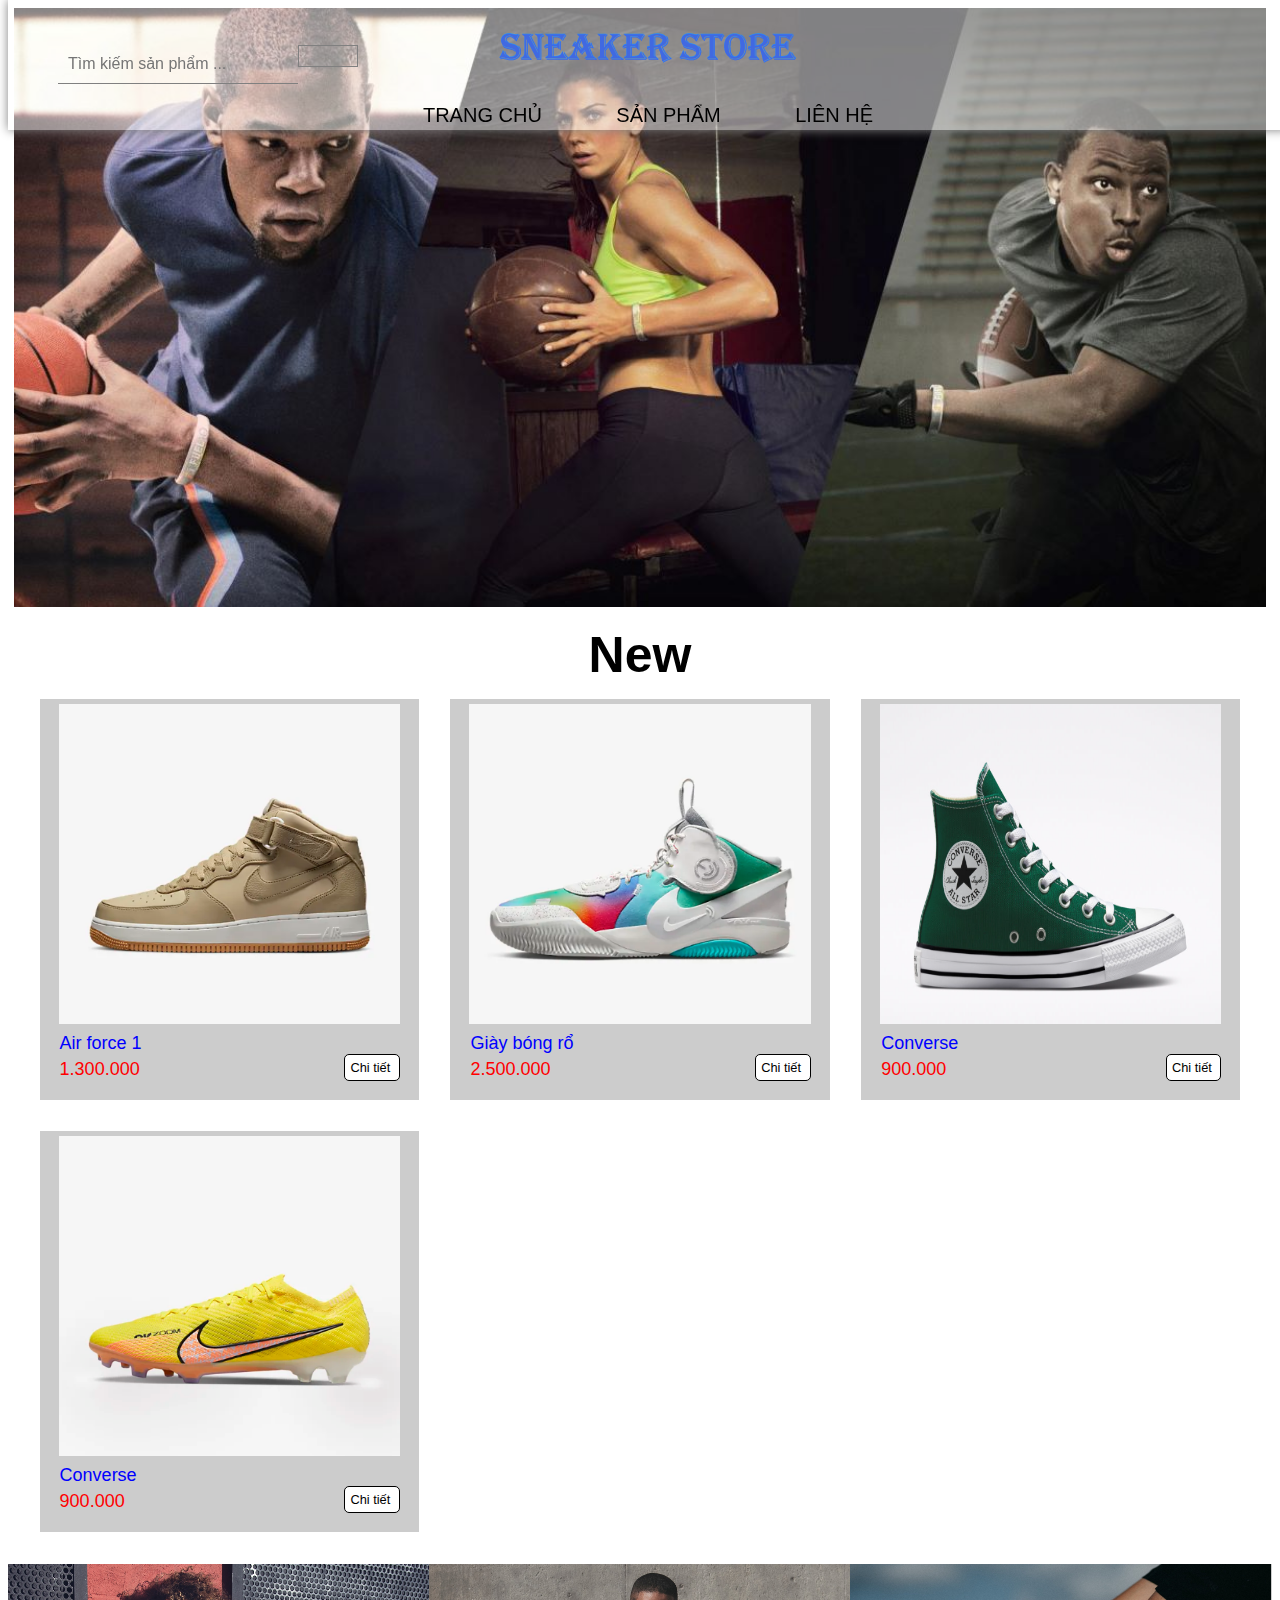
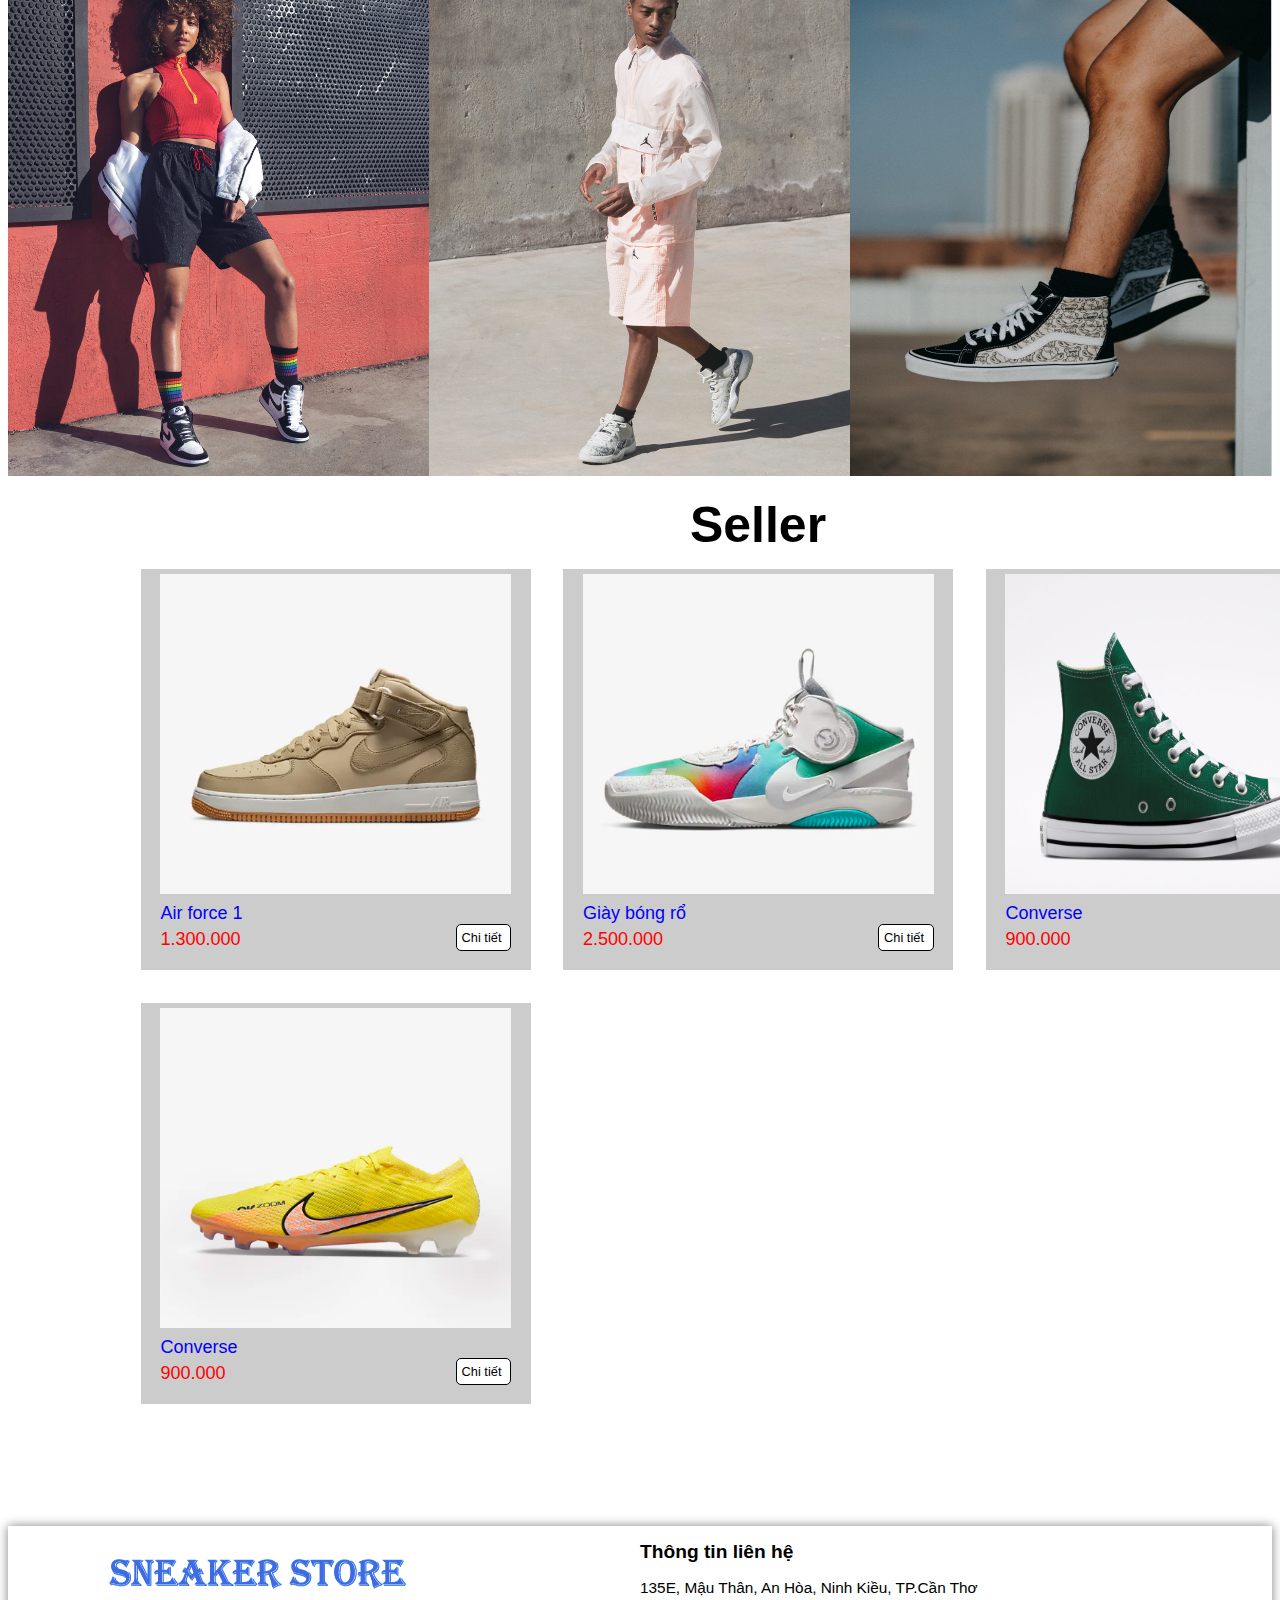
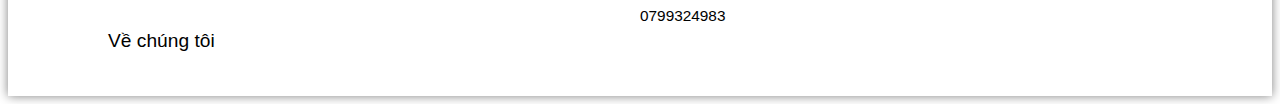
<file: public/index.html>
<!DOCTYPE html>
<html lang="en">
<head>
    <meta charset="UTF-8">
    <meta http-equiv="X-UA-Compatible" content="IE=edge">
    <meta name="viewport" content="width=device-width, initial-scale=1.0">
    <title>Sneaker Store - Trang chủ</title>
    <link rel="stylesheet" href="https://cdnjs.cloudflare.com/ajax/libs/font-awesome/6.1.1/css/all.min.css" 
    integrity="sha512-KfkfwYDsLkIlwQp6LFnl8zNdLGxu9YAA1QvwINks4PhcElQSvqcyVLLD9aMhXd13uQjoXtEKNosOWaZqXgel0g=="
    crossorigin="anonymous" referrerpolicy="no-referrer" />

<link rel="stylesheet" href="./css/style.css">
</head>
<body>
    <div class="container ">
        
        <div class="banner1">
            <img src="./image/banner.jpg" alt="">
        </div>

    <!-- menu -->
        <div class="menu ">
            <div class="logo">
                <img src="./image/logo.png" alt="">
            </div>
            <div class="menu1">
                <ul>
                    <li><a href="#">Trang chủ</a></li>
                    <li><a href="#">Sản phẩm</a>
                        <ul>
                            <li><a href="">Air Force 1</a></li>
                            <li><a href="">Bóng rổ</a></li>
                            <li><a href="">Bóng đá</a></li>
                            <li><a href="">Jordan</a></li>
                            <li><a href="">Khác</a></li>
                        </ul>
                    </li>
                    <li><a href="#">Liên hệ</a></li>
                </ul>
            </div>
            <div class="menu2">
                <i class="fa-solid fa-cart-shopping"></i>
                &nbsp;
                <i class="fa-solid fa-user"></i>
            </div>
            <form class="tkiem">
                <input type="text" placeholder="Tìm kiếm sản phẩm ..." name="search" >
                <button type="submit"><i class="fa fa-search"></i></button>
            </form>
        </div>
    
    <!-- sản phẩm mới -->
        <div class="row">
            <div class="new">
                <h2>New</h2>
                <div class="col-25 ">
                    <div class="prod">
                        <img class="image" src="./image/af3.png" alt="IMG">
                        <div class="name">Air force 1</div>
                       
                        <div class="price">1.300.000</div>
                        <input type="submit" value="Chi tiết ">
                    </div>
                </div>
                <div class="col-25 ">
                    <div class="prod">
                        <img class="image" src="./image/br1.png" alt="IMG">
                        <div class="name">Giày bóng rổ</div>
                        <input type="submit" value="Chi tiết ">
                        <div class="price">2.500.000</div>
                    </div>
                </div>
                <div class="col-25 ">
                    <div class="prod">
                        <img class="image" src="./image/cv1.png" alt="IMG">
                        <div class="name">Converse</div>
                        <input type="submit" value="Chi tiết ">
                        <div class="price">900.000</div>
                    </div>
                </div>
                <div class="col-25 ">
                    <div class="prod">
                        <img class="image" src="./image/fb1.png" alt="IMG">
                        <div class="name">Converse</div>
                        <input type="submit" value="Chi tiết ">
                        <div class="price">900.000</div>
                    </div>
                </div>
            </div>
        </div>

    <!-- banner 2 -->
    
        <div class="banner2 mb20">
            <div class="baner">
                <img  src="./image/banner1.jpg" alt="">
            </div>
            <div class="baner">
                <img  src="./image/banner2.jpg" alt="">
            </div>
            <div class="baner">
                <img  src="./image/banner3.jpg" alt="">
            </div>
            
        
    </div>
           
        
    <!-- sản phẩm best seller -->
    <div class="row">
        <div class="best">
            <h2>Best Seller</h2>
            <div class="col-25 ">
                <div class="prod">
                    <img class="image" src="./image/af3.png" alt="IMG">
                    <div class="name">Air force 1</div>
                    <input type="submit" value="Chi tiết ">
                    <div class="price">1.300.000</div>
                </div>
            </div>
            <div class="col-25 ">
                <div class="prod">
                    <img class="image" src="./image/br1.png" alt="IMG">
                    <div class="name">Giày bóng rổ</div>
                    <input type="submit" value="Chi tiết ">
                    <div class="price">2.500.000</div>
                </div>
            </div>
            <div class="col-25 ">
                <div class="prod">
                    <img class="image" src="./image/cv1.png" alt="IMG">
                    <div class="name">Converse</div>
                    <input type="submit" value="Chi tiết ">
                    <div class="price">900.000</div>
                </div>
            </div>
            <div class="col-25 ">
                <div class="prod">
                    <img class="image" src="./image/fb1.png" alt="IMG">
                    <div class="name">Converse</div>
                    <input type="submit" value="Chi tiết ">
                    <div class="price">900.000</div>
                </div>
            </div>
        </div>
    </div>


    <div class="footer">
        <div class="footerlelt">
            <img src="./image/logo.png" alt=""> <br>
            <a href="#">Về chúng tôi</a>
        </div>
        <div class="footerright">
            <h2>Thông tin liên hệ</h2>
            <div class="location">
                <i class="fa-solid fa-location-dot"></i>
                135E, Mậu Thân, An Hòa, Ninh Kiều, TP.Cần Thơ
            </div>
            <div class="phone">
                <i class="fa-solid fa-phone"></i>
                0799324983
            </div>
        </div>
        
    </div>


     </div><!--container -->
</body>
</html>
</file>
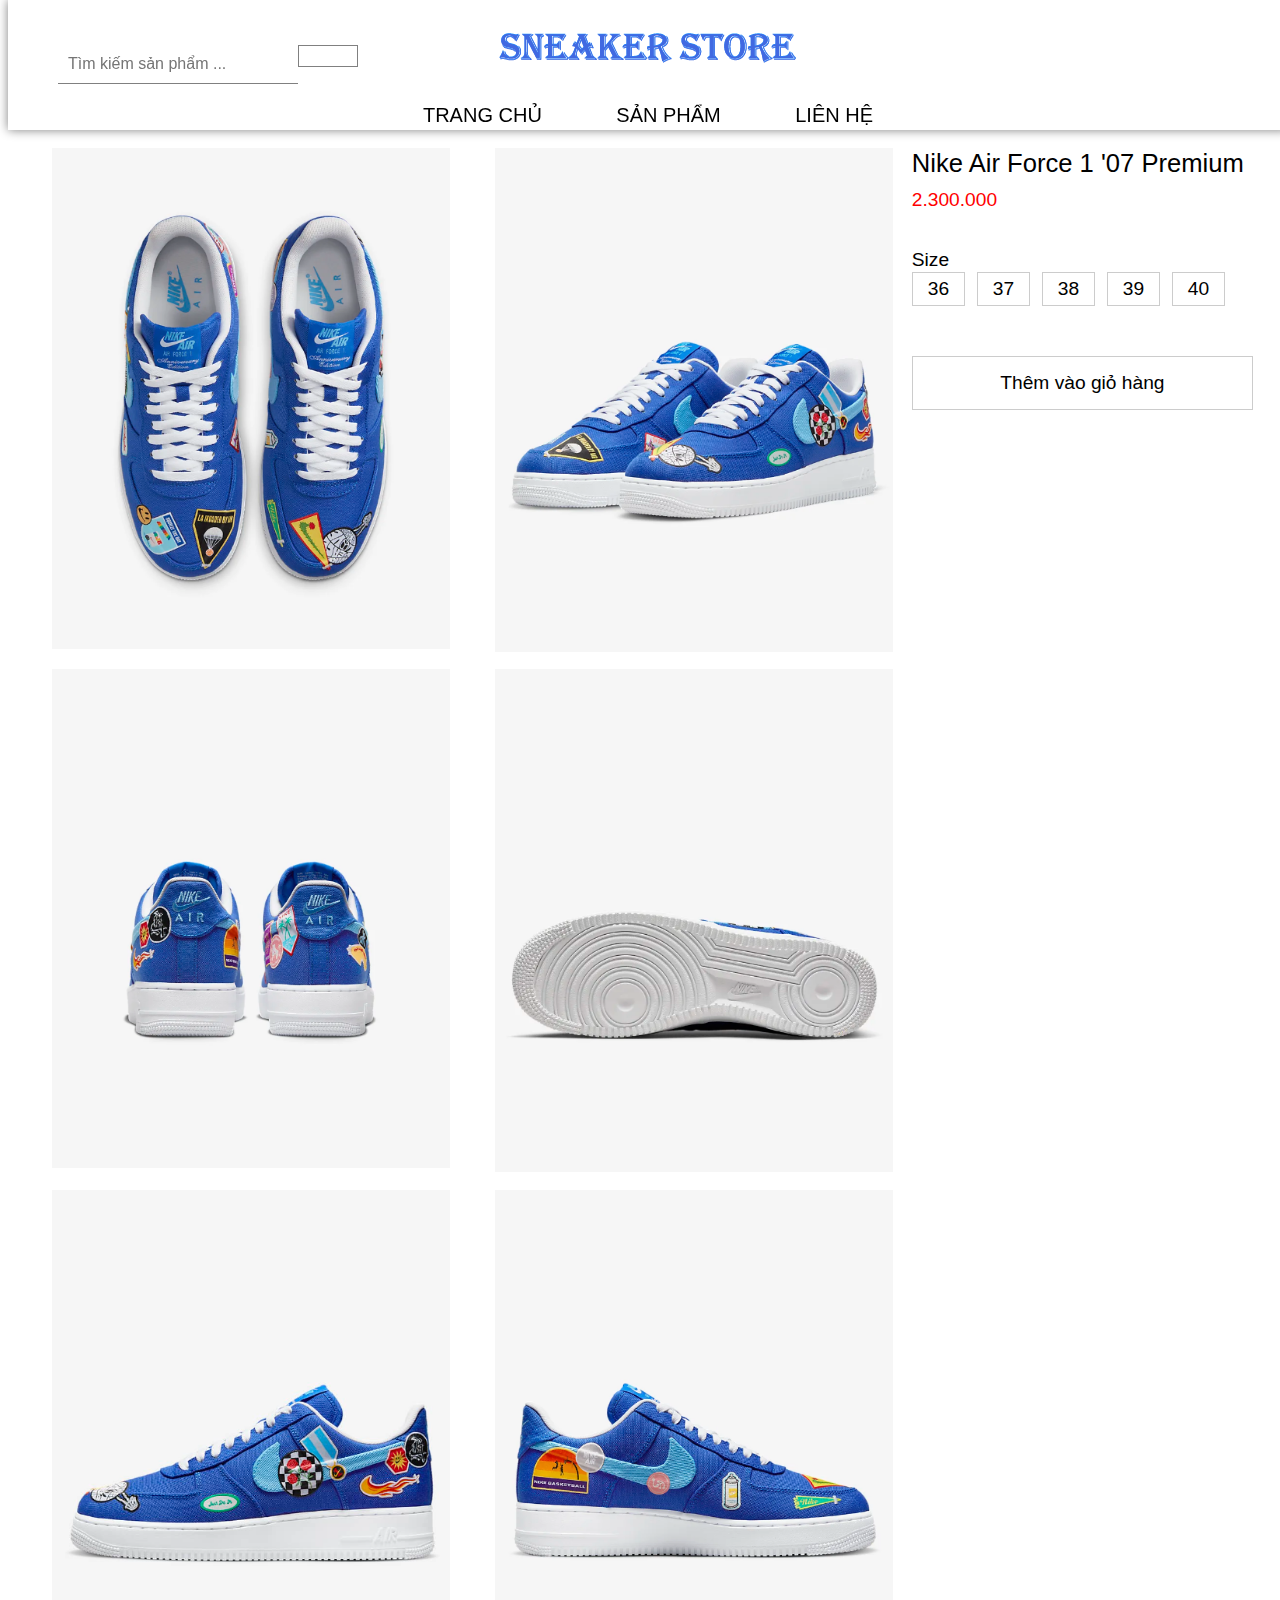
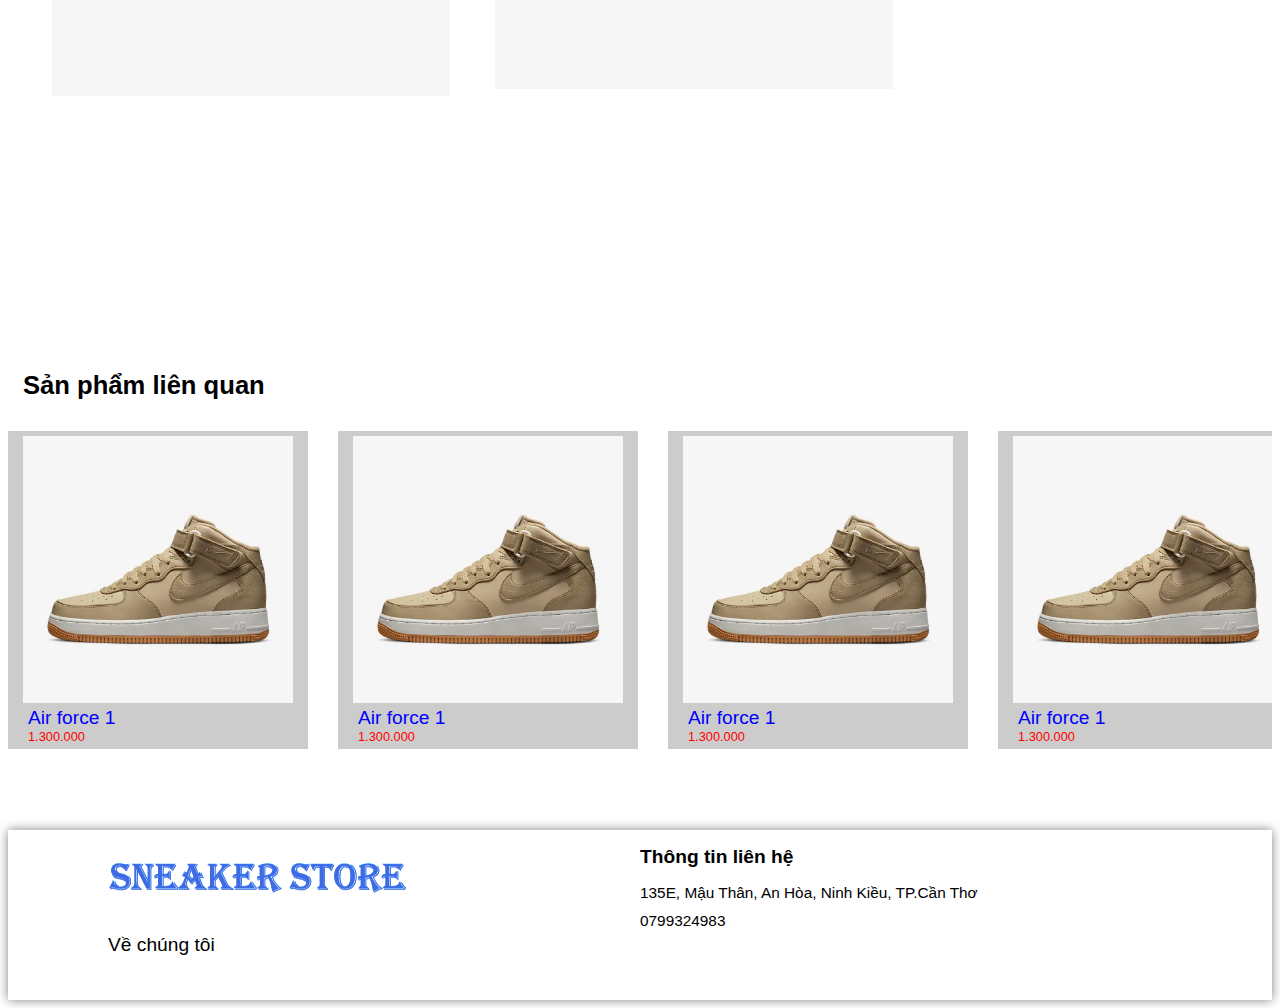
<file: public/chitiet.html>
<!DOCTYPE html>
<html lang="en">
<head>
    <meta charset="UTF-8">
    <meta http-equiv="X-UA-Compatible" content="IE=edge">
    <meta name="viewport" content="width=device-width, initial-scale=1.0">
    <title>Sneaker Store - Chi tiết</title>
    <link rel="stylesheet" href="https://cdnjs.cloudflare.com/ajax/libs/font-awesome/6.1.1/css/all.min.css" 
    integrity="sha512-KfkfwYDsLkIlwQp6LFnl8zNdLGxu9YAA1QvwINks4PhcElQSvqcyVLLD9aMhXd13uQjoXtEKNosOWaZqXgel0g=="
    crossorigin="anonymous" referrerpolicy="no-referrer" />

<link rel="stylesheet" href="./css/style.css">
<link rel="stylesheet" href="./css/chitiet.css">
</head>
<body>
    <div class="container ">
    <!-- menu -->
        <div class="menu ">
            <div class="logo">
                <img src="./image/logo.png" alt="">
            </div>
            <div class="menu1">
                <ul>
                    <li><a href="#">Trang chủ</a></li>
                    <li><a href="#">Sản phẩm</a>
                        <ul>
                            <li><a href="">Air Force 1</a></li>
                            <li><a href="">Bóng rổ</a></li>
                            <li><a href="">Bóng đá</a></li>
                            <li><a href="">Jordan</a></li>
                            <li><a href="">Khác</a></li>
                        </ul>
                    </li>
                    <li><a href="#">Liên hệ</a></li>
                </ul>
            </div>
            <div class="menu2">
                <i class="fa-solid fa-cart-shopping"></i>
                &nbsp;
                <i class="fa-solid fa-user"></i>
            </div>
            <form class="tkiem">
                <input type="text" placeholder="Tìm kiếm sản phẩm ..." name="search" >
                <button type="submit"><i class="fa fa-search"></i></button>
            </form>
        </div>


        <div class="box">
             <div class="boxtrai">
                <img src="./image/af5-1.png" alt="">
                <img src="./image/af5-2.png" alt="">
                <img src="./image/af5-3.png" alt="">
                <img src="./image/af5-4.png" alt="">
                <img src="./image/af5-5.png" alt="">
                <img src="./image/af5-6.png" alt="">
             </div>
             <div class="boxphai">
               <div class="name">Nike Air Force 1 '07 Premium</div>
               <div class="gia">2.300.000</div>
               <div class="size">
                    <p>Size</p>
                    <input type="button" value="36">
                    <input type="button" value="37">
                    <input type="button" value="38">
                    <input type="button" value="39">
                    <input type="button" value="40">
               </div>
               <div class="mota"></div>
               <div class="cart">
                <input type="submit" value="Thêm vào giỏ hàng">
               </div>
             </div>
        </div>

        <div class="box2">
            <h2>Sản phẩm liên quan</h2>
            <div class="row">              
                    <div class="prod-ct">
                         <img class="image" src="./image/af3.png" alt="IMG">
                        <div class="name">Air force 1</div>
                        <div class="price">1.300.000</div> 
                    </div>
                    <div class="prod-ct">
                        <img class="image" src="./image/af3.png" alt="IMG">
                        <div class="name">Air force 1</div>
                        <div class="price">1.300.000</div>
                    </div>
                    <div class="prod-ct">
                        <img class="image" src="./image/af3.png" alt="IMG">
                        <div class="name">Air force 1</div>
                        <div class="price">1.300.000</div>
                    </div>
                    <div class="prod-ct">
                        <img class="image" src="./image/af3.png" alt="IMG">
                        <div class="name">Air force 1</div>
                        <div class="price">1.300.000</div>
                    </div>
                    
                     
            </div>

        </div>


        <div class="footer">
            <div class="footerlelt">
                <img src="./image/logo.png" alt=""> <br>
                <a href="#">Về chúng tôi</a>
            </div>
            <div class="footerright">
                <h2>Thông tin liên hệ</h2>
                <div class="location">
                    <i class="fa-solid fa-location-dot"></i>
                    135E, Mậu Thân, An Hòa, Ninh Kiều, TP.Cần Thơ
                </div>
                <div class="phone">
                    <i class="fa-solid fa-phone"></i>
                    0799324983
                </div>
            </div>
            
        </div>
    </div>
</body>
</html>
</file>
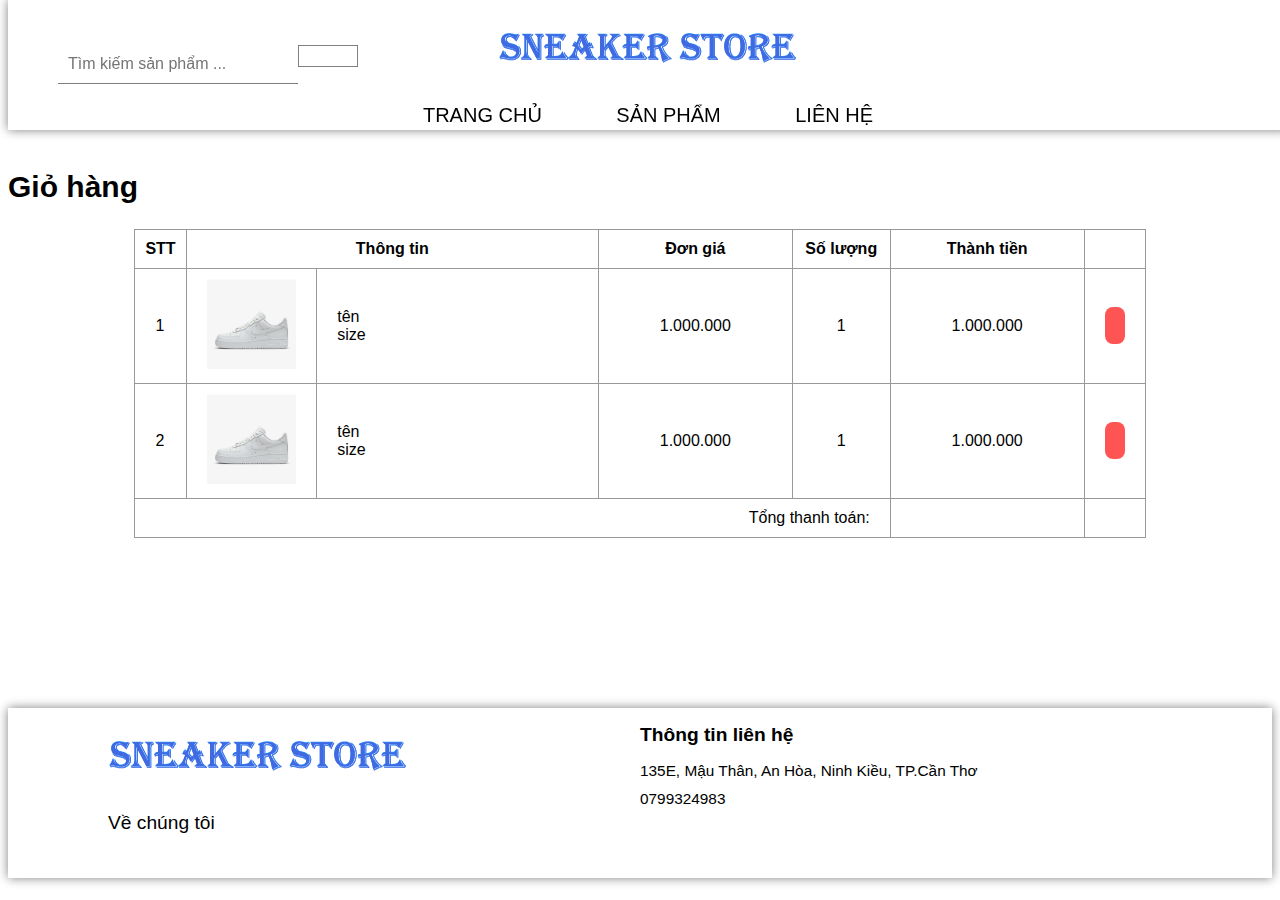
<file: public/giohang.html>
<!DOCTYPE html>
<html lang="en">
<head>
    <meta charset="UTF-8">
    <meta http-equiv="X-UA-Compatible" content="IE=edge">
    <meta name="viewport" content="width=device-width, initial-scale=1.0">
    <title>giỏ hàng</title>
    <link rel="stylesheet" href="https://cdnjs.cloudflare.com/ajax/libs/font-awesome/6.1.1/css/all.min.css" 
    integrity="sha512-KfkfwYDsLkIlwQp6LFnl8zNdLGxu9YAA1QvwINks4PhcElQSvqcyVLLD9aMhXd13uQjoXtEKNosOWaZqXgel0g=="
    crossorigin="anonymous" referrerpolicy="no-referrer" />
    <link rel="stylesheet" href="./css/style.css">
    <link rel="stylesheet" href="./css/giohang.css">
</head>
<body>
    <div class="container">
        <div class="menu ">
            <div class="logo">
                <img src="./image/logo.png" alt="">
            </div>
            <div class="menu1">
                <ul>
                    <li><a href="#">Trang chủ</a></li>
                    <li><a href="#">Sản phẩm</a>
                        <ul>
                            <li><a href="">Air Force 1</a></li>
                            <li><a href="">Bóng rổ</a></li>
                            <li><a href="">Bóng đá</a></li>
                            <li><a href="">Jordan</a></li>
                            <li><a href="">Khác</a></li>
                        </ul>
                    </li>
                    <li><a href="#">Liên hệ</a></li>
                </ul>
            </div>
            <div class="menu2">
                <i class="fa-solid fa-cart-shopping"></i>
                &nbsp;
                <i class="fa-solid fa-user"></i>
            </div>
            <form class="tkiem">
                <input type="text" placeholder="Tìm kiếm sản phẩm ..." name="search" >
                <button type="submit"><i class="fa fa-search"></i></button>
            </form>
        </div>

        <div class="box">
            <div class="title"><h2>Giỏ hàng</h2></div>
            <table border="1" class="tab1">
                <tr>
                    <th> STT</th>
                    <th colspan="2">Thông tin</th>
                    <th>Đơn giá</th>
                    <th>Số lượng</th>
                    <th>Thành tiền</th>
                    <th></th>
                </tr>
                <tr>
                    <td>1</td>
                    <td><img class="img" src="./image/af1.png" alt=""></td>
                    <td>tên <br> size</td>
                    <td>1.000.000</td>
                    <td>1</td>
                    <td>1.000.000</td>
                    <td><i class="fas fa-times"></i></td>
                </tr>
                <tr>
                    <td>2</td>
                    <td><img class="img" src="./image/af1.png" alt=""></td>
                    <td>tên <br> size</td>
                    <td>1.000.000</td>
                    <td>1</td>
                    <td>1.000.000</td>
                    <td><i class="fas fa-times"></i></td>
                </tr>
                <tr>
                    <td style="text-align:right;" colspan="5">Tổng thanh toán:</td>
                    <td></td>
                </tr>

                

            </table>

            
        </div>



        <div class="footer">
            <div class="footerlelt">
                <img src="./image/logo.png" alt=""> <br>
                <a href="#">Về chúng tôi</a>
            </div>
            <div class="footerright">
                <h2>Thông tin liên hệ</h2>
                <div class="location">
                    <i class="fa-solid fa-location-dot"></i>
                    135E, Mậu Thân, An Hòa, Ninh Kiều, TP.Cần Thơ
                </div>
                <div class="phone">
                    <i class="fa-solid fa-phone"></i>
                    0799324983
                </div>
            </div>
            
        </div>
    </div>
</body>
</html>
</file>
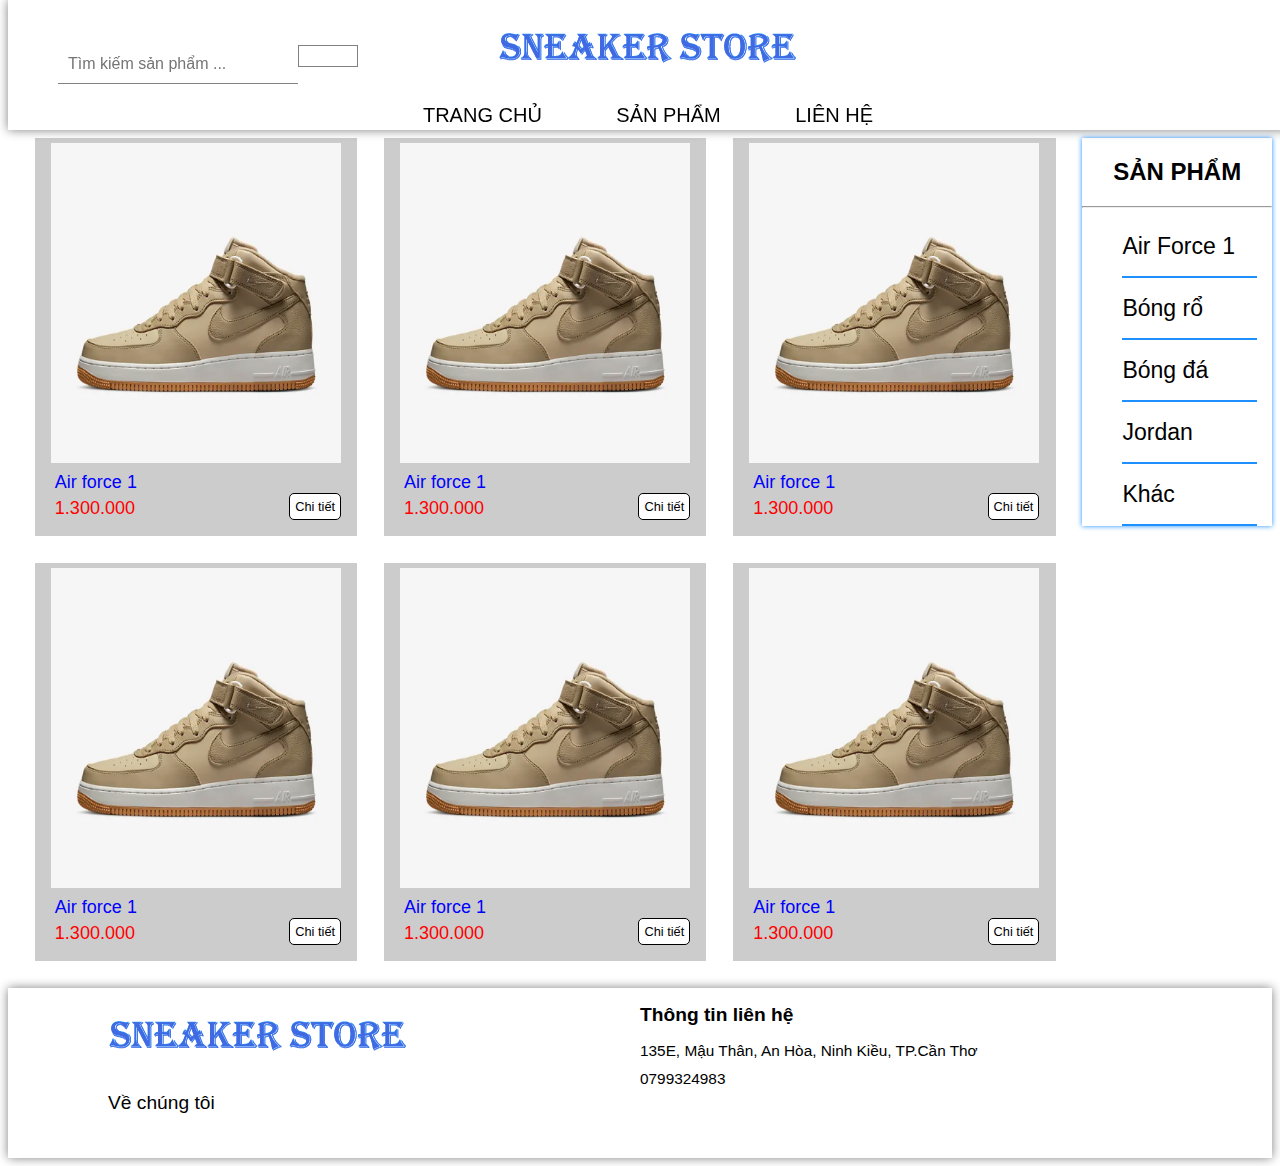
<file: public/sanpham.html>
<!DOCTYPE html>
<html lang="en">

<head>
    <meta charset="UTF-8">
    <meta http-equiv="X-UA-Compatible" content="IE=edge">
    <meta name="viewport" content="width=device-width, initial-scale=1.0">
    <title>Sneaker Store - Sản phẩm</title>
    <link rel="stylesheet" href="https://cdnjs.cloudflare.com/ajax/libs/font-awesome/6.1.1/css/all.min.css"
        integrity="sha512-KfkfwYDsLkIlwQp6LFnl8zNdLGxu9YAA1QvwINks4PhcElQSvqcyVLLD9aMhXd13uQjoXtEKNosOWaZqXgel0g=="
        crossorigin="anonymous" referrerpolicy="no-referrer" />

    <link rel="stylesheet" href="./css/style.css">
</head>

<body>
    <div class="container ">

        <!-- menu -->
        <div class="menu ">
            <div class="logo">
                <img src="./image/logo.png" alt="">
            </div>
            <div class="menu1">
                <ul>
                    <li><a href="#">Trang chủ</a></li>
                    <li><a href="#">Sản phẩm</a>
                        <ul>
                            <li><a href="">Air Force 1</a></li>
                            <li><a href="">Bóng rổ</a></li>
                            <li><a href="">Bóng đá</a></li>
                            <li><a href="">Jordan</a></li>
                            <li><a href="">Khác</a></li>
                        </ul>
                    </li>
                    <li><a href="#">Liên hệ</a></li>
                </ul>
            </div>
            <div class="menu2">
                <i class="fa-solid fa-cart-shopping"></i>
                &nbsp;
                <i class="fa-solid fa-user"></i>
            </div>
            <form class="tkiem">
                <input type="text" placeholder="Tìm kiếm sản phẩm ..." name="search">
                <button type="submit"><i class="fa fa-search"></i></button>
            </form>
        </div>

        <div class="article">
            <div class="col-25 ">
                <div class="prod">
                    <img class="image" src="./image/af3.png" alt="IMG">
                    <div class="name">Air force 1</div>
                    <div class="price">1.300.000</div>
                    <input type="submit" value="Chi tiết">
                </div>
            </div>
            <div class="col-25 ">
                <div class="prod">
                    <img class="image" src="./image/af3.png" alt="IMG">
                    <div class="name">Air force 1</div>
                    <div class="price">1.300.000</div>
                    <input type="submit" value="Chi tiết">
                </div>
            </div>
            <div class="col-25 ">
                <div class="prod">
                    <img class="image" src="./image/af3.png" alt="IMG">
                    <div class="name">Air force 1</div>
                    <div class="price">1.300.000</div>
                    <input type="submit" value="Chi tiết">
                </div>
            </div>
            <div class="col-25 ">
                <div class="prod">
                    <img class="image" src="./image/af3.png" alt="IMG">
                    <div class="name">Air force 1</div>
                    <div class="price">1.300.000</div>
                    <input type="submit" value="Chi tiết">
                </div>
            </div>
            <div class="col-25 ">
                <div class="prod">
                    <img class="image" src="./image/af3.png" alt="IMG">
                    <div class="name">Air force 1</div>
                    <div class="price">1.300.000</div>
                    <input type="submit" value="Chi tiết">
                </div>
            </div>
            <div class="col-25 ">
                <div class="prod">
                    <img class="image" src="./image/af3.png" alt="IMG">
                    <div class="name">Air force 1</div>
                    <div class="price">1.300.000</div>
                    <input type="submit" value="Chi tiết">
                </div>
            </div>
        </div>

        <div class="aside">
            <h2>SẢN PHẨM</h2>
            <hr>
            <ul class="vmenu">
                <li><a href="">Air Force 1</a></li>
                <li><a href="">Bóng rổ</a></li>
                <li><a href="">Bóng đá</a></li>
                <li><a href="">Jordan</a></li>
                <li><a href="">Khác</a></li>


            </ul>
        </div>


        <div class="footer">
            <div class="footerlelt">
                <img src="./image/logo.png" alt=""> <br>
                <a href="#">Về chúng tôi</a>
            </div>
            <div class="footerright">
                <h2>Thông tin liên hệ</h2>
                <div class="location">
                    <i class="fa-solid fa-location-dot"></i>
                    135E, Mậu Thân, An Hòa, Ninh Kiều, TP.Cần Thơ
                </div>
                <div class="phone">
                    <i class="fa-solid fa-phone"></i>
                    0799324983
                </div>
            </div>
            
        </div>
    </div>
</body>

</html>
</file>
<file: public/css/style.css>
*{
    box-sizing: border-box;
    font-family: sans-serif;
}
.container{
    width: 100%;
    margin: 0 auto;
}
.row{
    
    width: 100%;
    min-height: 200px;
}
.mb20{
    margin-bottom: 20px;
}

.banner1>img{
    width: 99%;
    position: static;
    margin-left: 0.5%;
}

.logo{
    text-align: center;
}
.logo img{
    width: 300px;
    height: 100px;
}
.menu{
    position: fixed;
    top: 0;
    width: 100%;
    z-index: 2;
    background-color: rgba(255, 255, 255, 0.5);
    /* background-color: rgba(254, 251, 251, 0.5); */
    height: 130px;
    margin: 0;
    box-shadow: 0 0 10px gray;
}

.menu1>ul{
    padding: 0px;
    margin: 0px;
    text-align: center;
    
}
.menu1>ul>li{
    display: inline-block; /**/
    position: relative;
}
.menu1 >ul >li>a{
    padding: 0px 10px 5px 10px;
    margin: 0px 25px;
    color: black;
    font-size: 20px;
    text-transform: uppercase;
    text-decoration: none;
    font-family: sans-serif;
    display: block;
    
}
.menu1 >ul >li>a:hover{
    color: red;
}
 .menu1> ul ul{
    padding: 0px;
    margin: 0px;
    width: 150px;
    box-shadow: 0 0 3px dodgerblue;
    list-style: none;
    display: none;
    position:absolute;
    
} 
.menu1 ul ul a{
    text-align: left;
    padding-left: 16px;
    color: black;
    border-bottom: 1px dotted dodgerblue;    
    text-decoration: none;
    font-family: sans-serif;
    display: block;
    background-color: white;
    line-height: 40px;
}
.menu1 ul ul a:hover{
    color: red;
   
}
.menu1>ul>li:hover>ul{
    display: block;
}

.menu2{
    font-size: 30px;
    color: black;
    position: absolute;
    top: 45px;
    right: 100px;
}


.tkiem{
    width: 300px;
    position: absolute;
    top: 45px;
    left:50px;
}
.tkiem input{
    
    padding: 10px;
    font-size: 16px;
    background-color: rgba(255, 0, 0, 0);
    float: left;
    width: 80%;
    border-top: none;
    border-left:none ;
    border-right:none ;
    border-bottom: 1px solid grey;
}
.tkiem button{
   float: left;
   width: 20%;
   padding: 10px;
   font-size: 16px;
   background-color:rgba(255, 0, 0, 0) ; 
    color: black;
    border: 1px solid grey;
}
.tkiem button:hover{
    background-color:dodgerblue ;
    color: white;
    
}


.new{
    width: 100%;
    min-height: 500px;
}
.new h2{
    font-family: sans-serif;
    font-size: 50px;
    text-align: center;
    margin: 15px 5px;
}
.col-25{
    width: 30%;
    float: left;
    margin-left: 2.5%;
    background-color: #ccc;
    margin-bottom: 2.5%;
}

.prod{  
    /* box-shadow: 0 0 5px grey;  */
    /* margin-bottom: 20px;  */
   
}
.prod .image{
   width: 90%;
   height: 25vw;
    margin-top: 5px;
    margin-left: 5%;
    text-align: center;
}

.prod .name{
    color: blue; 
    font-size: large;
    font-family: sans-serif;
    margin-left: 20px;
    margin-top: 5px;
    width: 90%;
    
}
.prod .price{
    color: red;
    font-size: large;
    font-family: sans-serif;
    margin-left: 20px;
    padding-top: 5px;
    width: 40%;
    float: left;
}
.prod input{
    padding: 5px;
    background-color: #fff;
    color: black;
    border: 1px black solid;
    border-radius: 5px;
   float: right;
   margin-right: 5%;
   font-size: 1vw;
   margin-bottom: 5%;
}
.prod input:hover{
    background-color: dodgerblue;
    color: white;
}






.banner2{
    width: 100%;
    float: left;
  background-color: #ccc;
}
.baner img{
    width: 33.3%;
    height: 40vw;
    float: left;

}
.best{
    width: 1300px;
    height: 1200px;
    /* box-shadow: 0 0 5px red; */
    margin: 700px 100px 100px 100px;
}
.best h2{
    font-family: sans-serif;
    font-size: 50px;
    text-align: center;
    margin: 15px 5px;
}


.footer{
    /* background-color: #ccc; */
    width: 100%;
    min-height: 170px;
    clear: both;
    box-shadow: 0 0 10px gray;
   
}
.footer .footerlelt{
    width: 50%;
    
    float: left;
}
.footerlelt img{
    width: 300px;
    margin-left: 100px;
    margin-bottom: 0px;
}
.footerlelt a{
    color: black;
    font-size: 1.5vw;
    text-decoration: none;
    margin-left: 100px;
}


.footer .footerright{
    width: 50%;
    
    float: right;
}
.footerright h2{
    font-size: 1.5vw;
}
.footerright .location,
.footerright .phone{
    
    font-size: 1.2vw;
    margin-bottom: 10px;
}



/*  */
/*  */
/* Sản phẩm */
.article{
    width: 85%;
    float: left;
    /* background-color: salmon; */
    min-height: 200px;
    /* margin-right: 30px; */
    margin-top: 130px;
}





.aside{
    width: 15%;
    float: left;
    box-shadow: 0 0 5px dodgerblue;
    margin-top: 130px;
}
.aside h2{
    text-align: center;
}
.vmenu{
    list-style: none;
    margin: 0 15px 0 0 ;
}
.vmenu a{
    text-decoration: none;
    text-align: left;
    font-size: 1.8vw;
    line-height: 50px;
    color: black;
    display: block;
    padding: 5px 0;
    border-bottom: 2px solid dodgerblue;
}
.vmenu a:hover{
    
    color: red;
    border-bottom: 2px solid red;
}
</file>
<file: public/css/chitiet.css>
.box{
    width: 100%;
    /* background-color: gray; */
    min-height: 1800px;
    margin-top: 130px;
    
}
.boxtrai{
    width: 70%;
    float: left;
    /* border: 2px red solid; */
    min-height: 500px;
}
.boxtrai img{
    width: 45%;
    float: left;
    margin-left: 5%;
    margin-top: 2%;
}


.boxphai{
    width: 30%;
    float: left;
    /* border: 2px blue solid; */
    min-height: 500px;
}
.boxphai .name{
    font-size: 2vw;
    margin: 5% 0 0 5%;
    color: black;
}
.boxphai .gia{
    font-size: 1.5vw;
    margin: 3% 0 0 5%;
    color: red;
}
.boxphai .size{
    margin: 10% 0 0 5%;
}
.boxphai .mota{
    font-size: 1vw;
    margin: 3% 0 0 5%;
}

.size p{
    font-size: 1.5vw;
    margin-bottom: 1px;
}
.size input{
    border: 1px #ccc solid;
    padding: 5px 15px ;
    font-size: 1.5vw;
    background-color: #fff;
    margin-right: 2%;
}
.size input:hover{
    background-color: dodgerblue;
    color: white;
}
.cart input{
    color: black;
    width: 90%;
    margin: 10% 5%;
    font-size: 1.5vw;
    padding: 15px 0;
    background-color: white;
    border:1px #ccc solid;
}
.cart input:hover{
    background-color: #ccc;
    
}
.box2{
    /* background-color: rgb(161, 161, 220); */
    width: 100%;
    height: 500px;
     overflow-x: scroll;
 
}
.box2 h2{
    font-size: 2vw;
    padding: 20px 0 10px 15px;
}
.box2 .row{
    min-height: 300px;
    width: 3000px;
}
.prod-ct{
    width: 300px;
    background-color: #ccc;
    margin-right: 1%;
    float: left;
    min-height: 300px;
}
.prod-ct .image{
    width: 90%;
    margin-left: 5%;
    margin-top: 5px;
}
.prod-ct .name{
    font-size: 1.5vw;
    color: blue;
    padding-left: 20px;
}
.prod-ct .price{
    font-size: 1vw;
    color: red;
    padding-left: 20px;
    padding-bottom: 5px;
}
</file>
<file: public/css/giohang.css>
.box{
    width: 100%;
    margin: 170px 0px;
}

.title{
    font-family: sans-serif;
    font-size: 20px;
}
.tab1{
    width: 80%;
    border-collapse: collapse; /*bỏ khoảng trắng các ô table */
     border: 1px #999 solid;
     margin-left: 10%;
}
.tab1 td{
    padding: 10px 20px;
    border: 1px #999 solid;
}
.tab1 th{
    padding: 10px;
}
.tab1 td:nth-child(1){ 
    /* stt */
    width: 5%;
}
.tab1 td:nth-child(2){
    /* hình */
    width: 10%;
}
.tab1 td:nth-child(3){
    /* ten */
    width: 30%;
}
.tab1 td:nth-child(4){
    /* dongia */
    width: 20%;
    text-align: center;
}
.tab1 td:nth-child(5){
    /* sl */
    width: 10%;
    text-align: center;
}
.tab1 td:nth-child(6){
    /* thành tiền */
    width: 20%;
    text-align: center;
}
.tab1 td:nth-child(7){
    /* xóa */
    width: 5%;
}
.img{
    width: 7vw;  
}
.tab1 tr td i{
    background-color: rgba(255, 0, 0, 0.671);
    padding: 10px;
    border-radius: 8px;
}
</file>
